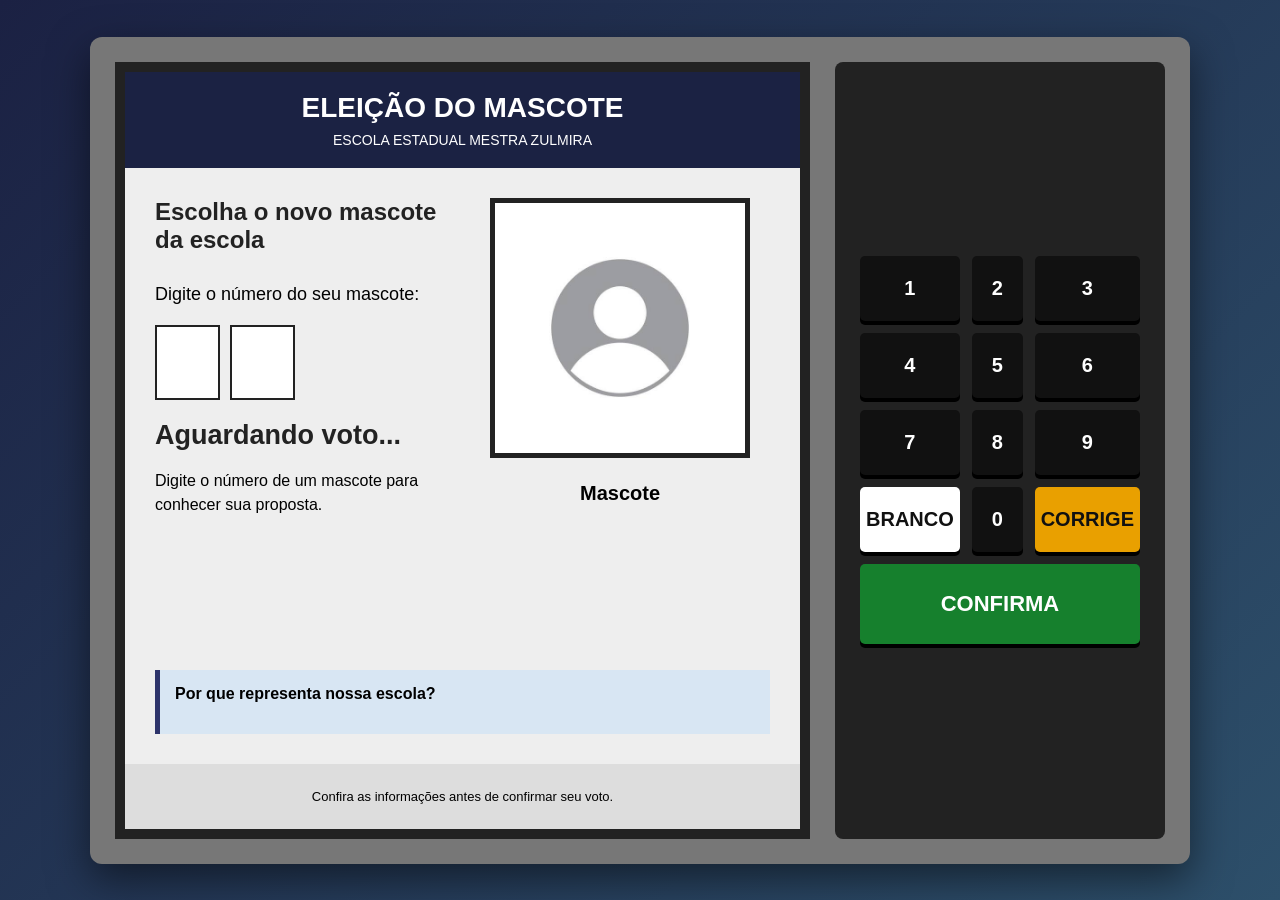
<file: index.html>
<!DOCTYPE html>
<html lang="pt-BR">
<head>
    <meta charset="UTF-8">
    <meta name="viewport" content="width=device-width, initial-scale=1.0">

    <title>Eleição do Mascote</title>

    <link rel="stylesheet" href="style.css">
</head>

<body>

    <main class="urna">

        <!-- TELA DA URNA -->
        <section class="tela">

            <header>
                <h1>ELEIÇÃO DO MASCOTE</h1>
                <p>ESCOLA ESTADUAL MESTRA ZULMIRA</p>
            </header>

            <div class="conteudo">

                <!-- INFORMAÇÕES -->
                <div class="informacoes">

                    <h2>Escolha o novo mascote da escola</h2>

                    <p class="instrucao">
                        Digite o número do seu mascote:
                    </p>

                    <div class="numero">

                        <input id="n1" type="text" readonly>
                        <input id="n2" type="text" readonly>

                    </div>

                    <div id="dadosMascote" class="dados">

                        <h2 id="nomeMascote">
                            Aguardando voto...
                        </h2>

                        <h3 id="categoriaMascote"></h3>

                        <p id="descricaoMascote">
                            Digite o número de um mascote
                            para conhecer sua proposta.
                        </p>

                    </div>

                </div>


                <!-- IMAGEM -->
                <div class="imagem">

                    <img
                        id="fotoMascote"
                        src="imagens/branco.jpg"
                        alt="Mascote">

                    <p id="numeroExibido">
                        Mascote
                    </p>

                </div>


                <!-- MOTIVO / REPRESENTAÇÃO -->
                <div class="representacao">

                    <strong>
                        Por que representa nossa escola?
                    </strong>

                    <p id="motivoMascote"></p>

                </div>

            </div>


            <!-- RODAPÉ -->
            <footer>

                <p>
                    Confira as informações antes de confirmar seu voto.
                </p>

            </footer>

        </section>


        <!-- TECLADO -->
        <section class="teclado">

            <div class="teclas">

                <button onclick="digitar(1)">1</button>
                <button onclick="digitar(2)">2</button>
                <button onclick="digitar(3)">3</button>

                <button onclick="digitar(4)">4</button>
                <button onclick="digitar(5)">5</button>
                <button onclick="digitar(6)">6</button>

                <button onclick="digitar(7)">7</button>
                <button onclick="digitar(8)">8</button>
                <button onclick="digitar(9)">9</button>

                <button onclick="branco()" class="btn-branco">
                    BRANCO
                </button>

                <button onclick="digitar(0)">0</button>

                <button onclick="corrigir()" class="btn-corrige">
                    CORRIGE
                </button>

                <button
                    onclick="confirmar()"
                    class="btn-confirma">

                    CONFIRMA

                </button>

            </div>

        </section>

    </main>


    <!-- MENSAGEM -->
    <div id="mensagem" class="mensagem">

        <div class="mensagem-conteudo">

            <h2 id="tituloMensagem">
                Voto confirmado!
            </h2>

            <p id="textoMensagem"></p>

            <button onclick="fecharMensagem()">
                OK
            </button>

        </div>

    </div>


    <script src="script.js"></script>

</body>
</html>
</file>
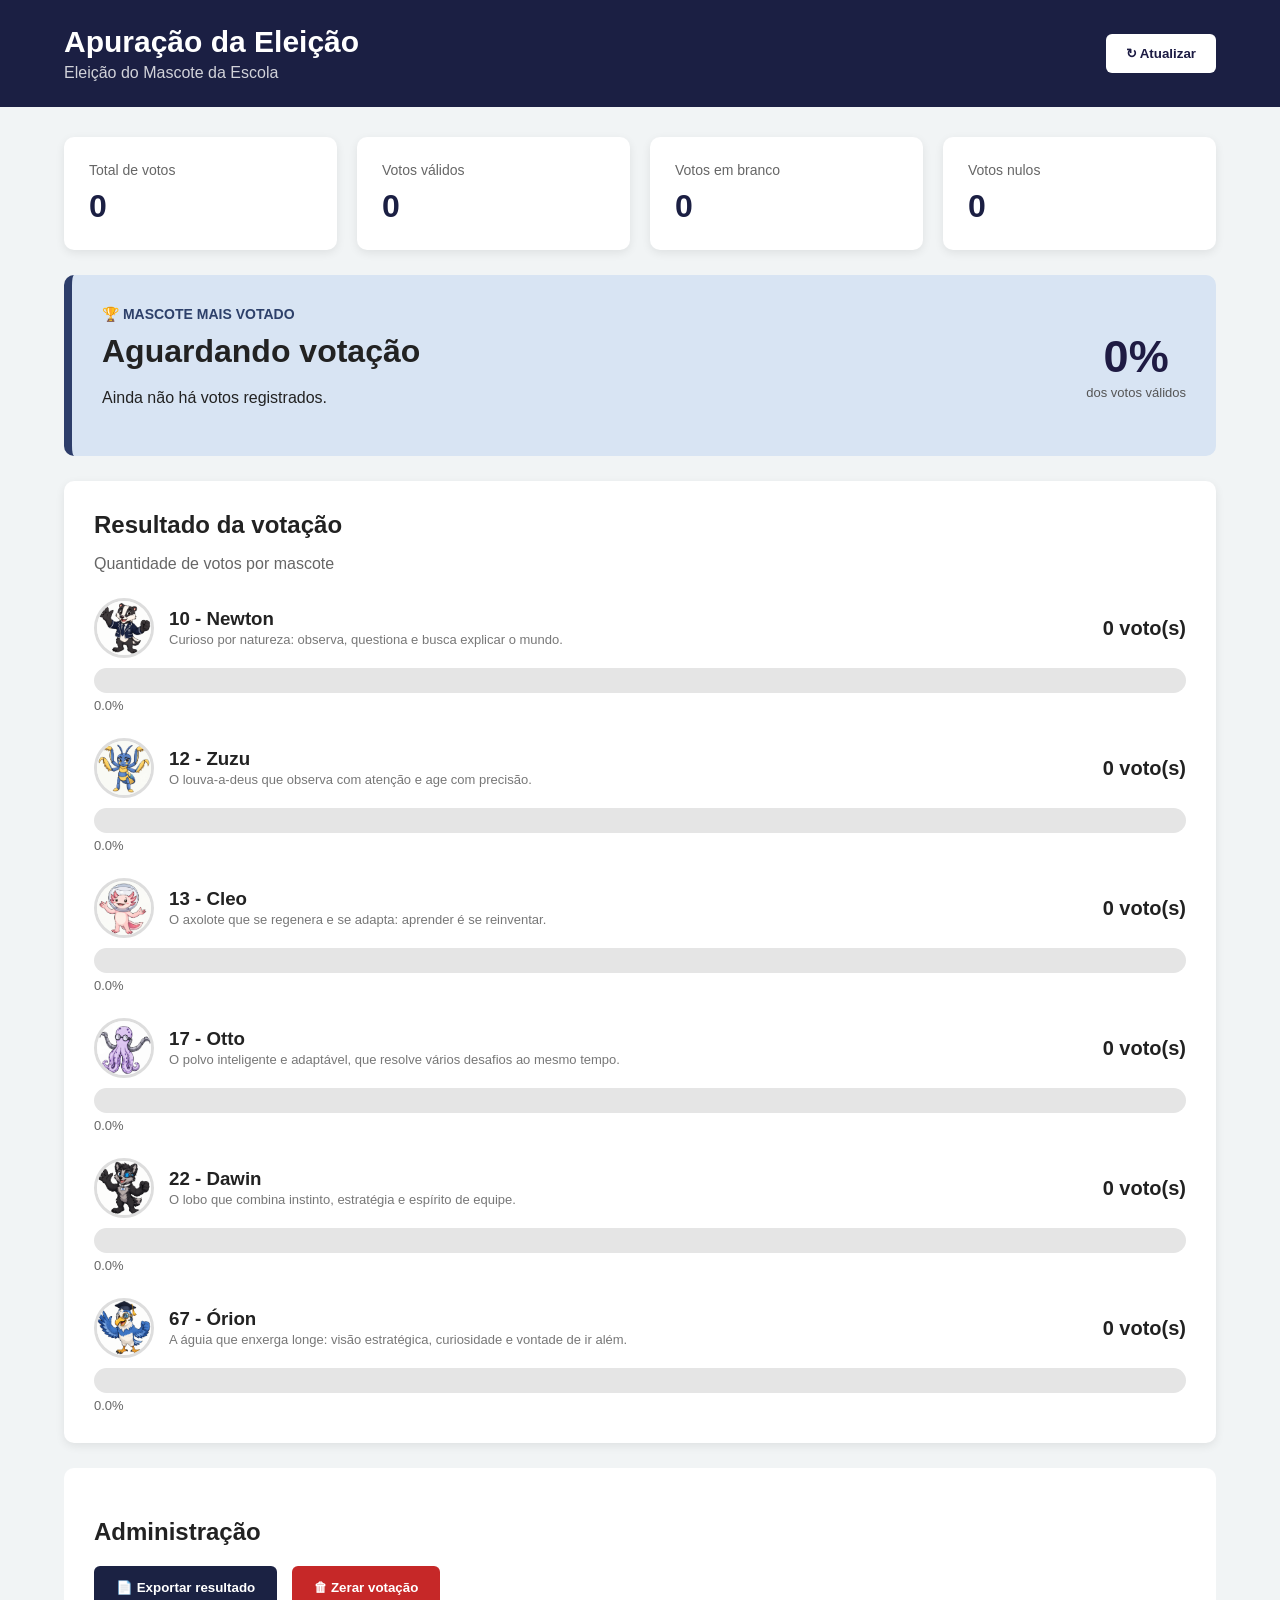
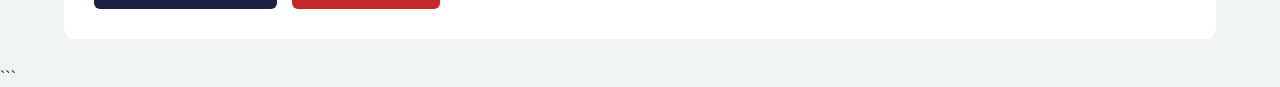
<file: admin.html>
<!DOCTYPE html>
<html lang="pt-BR">

<head>

    <meta charset="UTF-8">

    <meta
        name="viewport"
        content="width=device-width, initial-scale=1.0">

    <title>Administração - Eleição do Mascote</title>

    <link rel="stylesheet" href="admin.css">

</head>

<body>

    <header class="cabecalho">

        <div>

            <h1>Apuração da Eleição</h1>

            <p>
                Eleição do Mascote da Escola
            </p>

        </div>

        <button
            class="btn-atualizar"
            onclick="atualizarApuracao()">

            ↻ Atualizar

        </button>

    </header>


    <main class="container">


        <!-- RESUMO -->

        <section class="resumo">

            <div class="card-resumo">

                <span>Total de votos</span>

                <strong id="totalVotos">
                    0
                </strong>

            </div>


            <div class="card-resumo">

                <span>Votos válidos</span>

                <strong id="votosValidos">
                    0
                </strong>

            </div>


            <div class="card-resumo">

                <span>Votos em branco</span>

                <strong id="votosBrancos">
                    0
                </strong>

            </div>


            <div class="card-resumo">

                <span>Votos nulos</span>

                <strong id="votosNulos">
                    0
                </strong>

            </div>

        </section>


        <!-- VENCEDOR -->

        <section class="vencedor">

            <div>

                <span class="titulo-vencedor">
                    🏆 MASCOTE MAIS VOTADO
                </span>

                <h2 id="nomeVencedor">
                    Aguardando votação
                </h2>

                <p id="descricaoVencedor">
                    Ainda não há votos registrados.
                </p>

            </div>

            <div class="percentual">

                <strong id="percentualVencedor">
                    0%
                </strong>

                <span>
                    dos votos válidos
                </span>

            </div>

        </section>


        <!-- RESULTADOS -->

        <section class="resultados">

            <div class="titulo-secao">

                <div>

                    <h2>
                        Resultado da votação
                    </h2>

                    <p>
                        Quantidade de votos por mascote
                    </p>

                </div>

            </div>


            <div id="listaResultados">

                <!-- Resultados serão inseridos
                     pelo JavaScript -->

            </div>

        </section>


        <!-- CONTROLES -->

        <section class="controles">

            <h2>Administração</h2>

            <div class="botoes-admin">

                <button
                    onclick="exportarResultado()"
                    class="btn-exportar">

                    📄 Exportar resultado

                </button>


                <button
                    onclick="zerarVotacao()"
                    class="btn-zerar">

                    🗑 Zerar votação

                </button>

            </div>

        </section>


    </main>


    <!-- MODAL -->

    <div
        id="modal"
        class="modal">

        <div class="modal-conteudo">

            <h2 id="modalTitulo">
                Atenção
            </h2>

            <p id="modalTexto"></p>

            <div class="modal-botoes">

                <button
                    onclick="fecharModal()">

                    Cancelar

                </button>

                <button
                    id="btnConfirmarModal"
                    class="confirmar">

                    Confirmar

                </button>

            </div>

        </div>

    </div>


    <script src="admin.js"></script>

</body>

</html>
```
</file>
<file: style.css>
* {
    box-sizing: border-box;
}

body {

    margin: 0;

    min-height: 100vh;

    display: flex;

    justify-content: center;
    align-items: center;

    background:
        linear-gradient(
            135deg,
            #1b2143,
            #2d4f6a
        );

    font-family: Arial, Helvetica, sans-serif;

}


/* URNA */

.urna {

    width: 1100px;

    display: grid;

    grid-template-columns: 1fr 330px;

    gap: 25px;

    padding: 25px;

    background: #777;

    border-radius: 12px;

    box-shadow:
        0 15px 40px rgba(0,0,0,.5);

}


/* TELA */

.tela {

    background: #eeeeee;

    border: 10px solid #222;

    min-height: 600px;

    display: flex;

    flex-direction: column;

}


/* CABEÇALHO */

header {

    background: #1b2243;

    color: white;

    padding: 20px;

    text-align: center;

}

header h1 {

    margin: 0;

    font-size: 28px;

}

header p {

    margin: 8px 0 0;

    font-size: 14px;

}


/* CONTEÚDO */

.conteudo {

    flex: 1;

    display: grid;

    grid-template-columns: minmax(0, 1fr) 300px;

    align-items: start;

    gap: 20px;

    padding: 30px;

}


/* INFORMAÇÕES */

.informacoes h2 {

    margin-top: 0;

    color: #222;

}

.instrucao {

    margin-top: 30px;

    font-size: 18px;

}


/* NÚMERO */

.numero {

    display: flex;

    gap: 10px;

    margin: 20px 0;

}

.numero input {

    width: 65px;

    height: 75px;

    border: 2px solid #222;

    background: white;

    text-align: center;

    font-size: 42px;

    font-weight: bold;

}


/* DADOS DO MASCOTE */

.dados {

    margin-top: 20px;

    min-height: 230px;

}

#nomeMascote {

    font-size: 27px;

    margin-bottom: 5px;

}

#categoriaMascote {

    color: #2d3b6a;

}

#descricaoMascote {

    line-height: 1.5;

}

.representacao {

    grid-column: 1 / -1;

    width: 100%;

    margin-top: 0;

    padding: 15px;

    background: #d8e6f3;

    border-left: 5px solid #2d336a;

}

.representacao p {

    line-height: 1.5;

}


/* IMAGEM */

.imagem {

    text-align: center;

}

.imagem img {

    width: 260px;

    height: 260px;

    object-fit: cover;

    border: 5px solid #222;

    background: white;

}

#numeroExibido {

    font-size: 20px;

    font-weight: bold;

}


/* RODAPÉ */

footer {

    padding: 12px 20px;

    background: #ddd;

    text-align: center;

    font-size: 13px;

}


/* TECLADO */

.teclado {

    background: #222;

    padding: 25px;

    border-radius: 8px;

    display: flex;

    align-items: center;

}


/* TECLAS */

.teclas {

    width: 100%;

    display: grid;

    grid-template-columns: repeat(3, 1fr);

    gap: 12px;

}

.teclas button {

    height: 65px;

    border: none;

    border-radius: 5px;

    background: #111;

    color: white;

    font-size: 20px;

    font-weight: bold;

    cursor: pointer;

    box-shadow:
        0 4px 0 #000;

}

.teclas button:active {

    transform: translateY(3px);

    box-shadow: none;

}


/* BOTÕES ESPECIAIS */

.btn-branco {

    background: white !important;

    color: #111 !important;

}

.btn-corrige {

    background: #e9a000 !important;

    color: #111 !important;

}

.btn-confirma {

    grid-column: span 3;

    height: 80px !important;

    background: #16802d !important;

    font-size: 22px !important;

}


/* MENSAGEM */

.mensagem {

    display: none;

    position: fixed;

    inset: 0;

    background: rgba(0,0,0,.7);

    justify-content: center;

    align-items: center;

}

.mensagem-conteudo {

    width: 400px;

    padding: 35px;

    background: white;

    border-radius: 10px;

    text-align: center;

}

.mensagem-conteudo h2 {

    color: #1b2143;

}

.mensagem-conteudo button {

    margin-top: 20px;

    padding: 12px 35px;

    border: none;

    background: #1b1e43;

    color: white;

    font-weight: bold;

    cursor: pointer;

}


/* RESPONSIVIDADE */

@media (max-width: 900px) {

    .urna {

        width: 95%;

        grid-template-columns: 1fr;

    }

    .conteudo {

        grid-template-columns: 1fr;

    }

    .imagem {

        order: -1;

    }

}
</file>
<file: admin.css>
* {
    box-sizing: border-box;
}

body {

    margin: 0;

    font-family:
        Arial,
        Helvetica,
        sans-serif;

    background: #f1f4f5;

    color: #222;

}


/* CABEÇALHO */

.cabecalho {

    background: #1b1f43;

    color: white;

    padding: 25px 5%;

    display: flex;

    justify-content: space-between;

    align-items: center;

}

.cabecalho h1 {

    margin: 0;

    font-size: 30px;

}

.cabecalho p {

    margin: 5px 0 0;

    opacity: .8;

}

.btn-atualizar {

    border: none;

    padding: 12px 20px;

    border-radius: 6px;

    background: white;

    color: #1c1b43;

    font-weight: bold;

    cursor: pointer;

}


/* CONTAINER */

.container {

    width: 90%;

    max-width: 1200px;

    margin: 30px auto;

}


/* RESUMO */

.resumo {

    display: grid;

    grid-template-columns:
        repeat(4, 1fr);

    gap: 20px;

}

.card-resumo {

    background: white;

    padding: 25px;

    border-radius: 10px;

    box-shadow:
        0 3px 10px rgba(0,0,0,.08);

    display: flex;

    flex-direction: column;

    gap: 10px;

}

.card-resumo span {

    color: #666;

    font-size: 14px;

}

.card-resumo strong {

    font-size: 32px;

    color: #1b1f43;

}


/* VENCEDOR */

.vencedor {

    margin-top: 25px;

    padding: 30px;

    background: #d8e4f3;

    border-left:
        8px solid #2d3d6a;

    border-radius: 10px;

    display: flex;

    justify-content: space-between;

    align-items: center;

}

.titulo-vencedor {

    font-size: 14px;

    font-weight: bold;

    color: #2d406a;

}

.vencedor h2 {

    margin: 10px 0;

    font-size: 32px;

}

.vencedor p {

    max-width: 700px;

    line-height: 1.5;

}

.percentual {

    text-align: center;

}

.percentual strong {

    display: block;

    font-size: 45px;

    color: #1f1b43;

}

.percentual span {

    font-size: 13px;

    color: #555;

}


/* RESULTADOS */

.resultados {

    margin-top: 25px;

    background: white;

    padding: 30px;

    border-radius: 10px;

    box-shadow:
        0 3px 10px rgba(0,0,0,.08);

}

.titulo-secao h2 {

    margin: 0;

}

.titulo-secao p {

    color: #666;

}


/* RESULTADO INDIVIDUAL */

.resultado {

    margin-top: 25px;

}

.resultado-topo {

    display: flex;

    justify-content: space-between;

    align-items: center;

}

.info-mascote {

    display: flex;

    align-items: center;

    gap: 15px;

}

.info-mascote img {

    width: 60px;

    height: 60px;

    object-fit: cover;

    border-radius: 50%;

    border: 3px solid #ddd;

}

.info-mascote h3 {

    margin: 0;

}

.info-mascote span {

    color: #777;

    font-size: 13px;

}

.votos {

    font-weight: bold;

    font-size: 20px;

}


/* BARRA */

.barra {

    width: 100%;

    height: 25px;

    background: #e5e5e5;

    border-radius: 20px;

    overflow: hidden;

    margin-top: 10px;

}

.barra-preenchida {

    height: 100%;

    background: #2d3d6a;

    border-radius: 20px;

    transition:
        width .5s ease;

}

.porcentagem {

    margin-top: 5px;

    font-size: 13px;

    color: #666;

}


/* CONTROLES */

.controles {

    margin-top: 25px;

    background: white;

    padding: 30px;

    border-radius: 10px;

}

.botoes-admin {

    display: flex;

    gap: 15px;

}

.botoes-admin button {

    padding: 14px 22px;

    border: none;

    border-radius: 6px;

    cursor: pointer;

    font-weight: bold;

}

.btn-exportar {

    background: #1b2243;

    color: white;

}

.btn-zerar {

    background: #c62828;

    color: white;

}


/* MODAL */

.modal {

    display: none;

    position: fixed;

    inset: 0;

    background:
        rgba(0,0,0,.6);

    justify-content: center;

    align-items: center;

}

.modal-conteudo {

    width: 400px;

    background: white;

    padding: 30px;

    border-radius: 10px;

    text-align: center;

}

.modal-botoes {

    margin-top: 25px;

    display: flex;

    justify-content: center;

    gap: 10px;

}

.modal-botoes button {

    padding: 10px 20px;

    border: none;

    border-radius: 5px;

    cursor: pointer;

}

.confirmar {

    background: #c62828;

    color: white;

}


/* RESPONSIVIDADE */

@media (max-width: 800px) {

    .resumo {

        grid-template-columns:
            repeat(2, 1fr);

    }

    .vencedor {

        flex-direction: column;

        align-items: flex-start;

        gap: 20px;

    }

}


@media (max-width: 500px) {

    .resumo {

        grid-template-columns: 1fr;

    }

    .botoes-admin {

        flex-direction: column;

    }

    .cabecalho {

        flex-direction: column;

        align-items: flex-start;

        gap: 15px;

    }

}
</file>
